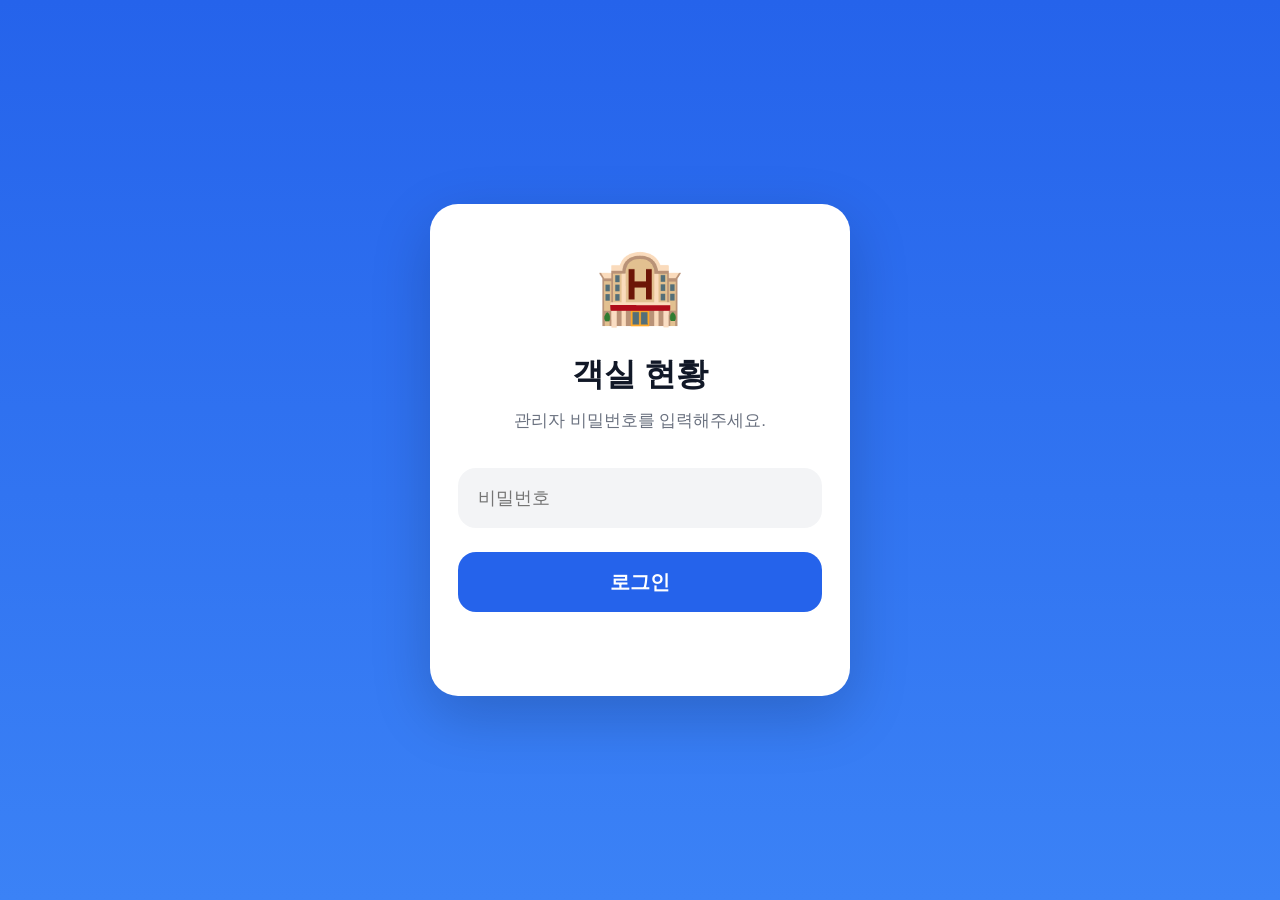
<file: index.html>
<!DOCTYPE html>
<html lang="ko">

<head>

    <meta charset="UTF-8">

    <meta
        name="viewport"
        content="width=device-width, initial-scale=1.0">

    <title>객실 현황</title>

    <link rel="stylesheet" href="css/style.css">

</head>

<body>

<div class="container">

    <div class="login-card">

        <div class="logo">
            🏨
        </div>

        <h1>객실 현황</h1>

        <p>
            관리자 비밀번호를 입력해주세요.
        </p>

        <input
            id="password"
            type="password"
            placeholder="비밀번호">

        <button id="loginButton">

            로그인

        </button>

        <div id="error"></div>

    </div>

</div>

<script src="js/config.js"></script>
<script src="js/login.js"></script>

</body>

</html>
</file>
<file: css/style.css>
*{
    margin:0;
    padding:0;
    box-sizing:border-box;
}

body{

    font-family:
    Pretendard,
    "Noto Sans KR",
    sans-serif;

    background:
    linear-gradient(
        180deg,
        #2563eb,
        #3b82f6);

    min-height:100vh;

}

.container{

    width:100%;

    min-height:100vh;

    display:flex;

    justify-content:center;

    align-items:center;

    padding:24px;

}

.login-card{

    width:100%;

    max-width:420px;

    background:white;

    border-radius:28px;

    padding:40px 28px;

    box-shadow:

    0 20px 60px

    rgba(0,0,0,.18);

}

.logo{

    font-size:72px;

    text-align:center;

    margin-bottom:24px;

}

h1{

    text-align:center;

    font-size:32px;

    color:#111827;

    margin-bottom:12px;

}

p{

    text-align:center;

    color:#6b7280;

    font-size:17px;

    margin-bottom:36px;

}

input{

    width:100%;

    height:60px;

    border:none;

    outline:none;

    border-radius:18px;

    background:#f3f4f6;

    padding:0 20px;

    font-size:18px;

    transition:.25s;

}

input:focus{

    background:white;

    box-shadow:

    0 0 0 4px

    rgba(37,99,235,.2);

}

button{

    width:100%;

    height:60px;

    margin-top:24px;

    border:none;

    border-radius:18px;

    background:#2563eb;

    color:white;

    font-size:20px;

    font-weight:700;

    cursor:pointer;

    transition:.2s;

}

button:active{

    transform:scale(.98);

}

button:hover{

    background:#1d4ed8;

}

#error{

    margin-top:20px;

    text-align:center;

    color:#dc2626;

    font-weight:600;

    min-height:24px;

}

@media(max-width:480px){

    .login-card{

        border-radius:22px;

        padding:32px 24px;

    }

    h1{

        font-size:28px;

    }

    p{

        font-size:16px;

    }

    input{

        height:58px;

        font-size:18px;

    }

    button{

        height:58px;

        font-size:19px;

    }

}
</file>
<file: css/rooms.css>
*{
    margin:0;
    padding:0;
    box-sizing:border-box;
}

body{

    font-family:
        Pretendard,
        "Noto Sans KR",
        sans-serif;

    background:#f4f6fa;

    color:#222;

}

.container{

    max-width:520px;

    margin:auto;

    min-height:100vh;

}

/* ---------------- Header ---------------- */

header{

    background:
        linear-gradient(
            135deg,
            #2563eb,
            #3b82f6);

    color:white;

    padding:24px;

    display:flex;

    justify-content:space-between;

    align-items:center;

    border-radius:0 0 24px 24px;

    box-shadow:
        0 8px 24px
        rgba(0,0,0,.12);

}

header h1{

    font-size:28px;

    margin-bottom:8px;

}

#updateTime{

    font-size:14px;

    opacity:.9;

}

#refreshButton{

    width:52px;

    height:52px;

    border:none;

    border-radius:50%;

    background:rgba(255,255,255,.18);

    color:white;

    font-size:22px;

    cursor:pointer;

    transition:.2s;

}

#refreshButton:hover{

    background:rgba(255,255,255,.28);

}

#refreshButton:active{

    transform:scale(.95);

}

/* ---------------- Summary ---------------- */

.summary{

    display:grid;

    grid-template-columns:repeat(4,1fr);

    gap:10px;

    padding:18px;

}

.summary-card{

    color:white;

    border-radius:16px;

    text-align:center;

    padding:14px 4px;

}

.summary-card .count{

    display:block;

    font-size:22px;

    font-weight:bold;

    margin-bottom:6px;

}

.summary-card span:last-child{

    font-size:12px;

}

/* 두 번째 줄 */

.summary-card:nth-child(n+5){

    margin-top:4px;

}

/* ---------------- Summary Color ---------------- */

.empty-summary{

    background:#9ca3af;

}

.stay-summary{

    background:#f97316;

}

.rental-summary{

    background:#0ea5e9;

}

.longstay-summary{

    background:#9333ea;

}

.out-summary{

    background:#22c55e;

}

.cleaning-summary{

    background:#1d4ed8;

}

.wait-summary{

    background:#facc15;

    color:#333;

}

/* ---------------- Tabs ---------------- */

.tabs{

    display:flex;

    gap:10px;

    padding:0 18px 18px;

}

.tabs button{

    flex:1;

    height:42px;

    border:none;

    border-radius:999px;

    background:white;

    cursor:pointer;

    font-weight:600;

    font-size:15px;

    transition:.2s;

    box-shadow:
        0 3px 8px
        rgba(0,0,0,.05);

}

.tabs button.active{

    background:#2563eb;

    color:white;

}

/* ---------------- Floor ---------------- */

#roomsContainer{

    padding:0 18px 30px;

}

#roomsContainer h2{

    margin:24px 0 12px;

    color:#444;

    font-size:22px;

}

.floor-grid{

    display:grid;

    grid-template-columns:repeat(2,1fr);

    gap:14px;

}

/* ---------------- Room Card ---------------- */

.room-card{

    background:white;

    border-radius:18px;

    padding:18px;

    box-shadow:
        0 4px 12px
        rgba(0,0,0,.08);

    transition:.15s;

}

.room-card:hover{

    transform:translateY(-1px);

}

.room-card:active{

    transform:scale(.97);

}

.room-card h3{

    text-align:center;

    font-size:28px;

    margin-bottom:16px;

}

.status{

    display:block;

    text-align:center;

    padding:8px;

    border-radius:999px;

    font-size:15px;

    font-weight:600;

}

/* ---------------- Left Border ---------------- */

.room-card.empty{

    border-left:8px solid #9ca3af;

}

.room-card.stay{

    border-left:8px solid #f97316;

}

.room-card.rental{

    border-left:8px solid #0ea5e9;

}

.room-card.longstay{

    border-left:8px solid #9333ea;

}

.room-card.out{

    border-left:8px solid #22c55e;

}

.room-card.cleaning{

    border-left:8px solid #2563eb;

}

.room-card.waitcleaning{

    border-left:8px solid #facc15;

}

/* ---------------- Badge ---------------- */

.status.empty{

    background:#f3f4f6;

    color:#6b7280;

}

.status.stay{

    background:#fff7ed;

    color:#ea580c;

}

.status.rental{

    background:#eff6ff;

    color:#0369a1;

}

.status.longstay{

    background:#faf5ff;

    color:#7e22ce;

}

.status.out{

    background:#f0fdf4;

    color:#15803d;

}

.status.cleaning{

    background:#dbeafe;

    color:#1d4ed8;

}

.status.waitcleaning{

    background:#fefce8;

    color:#ca8a04;

}

/* ---------------- Mobile ---------------- */

@media(max-width:520px){

    .summary{

        grid-template-columns:repeat(4,1fr);

    }

}

@media(max-width:420px){

    header{

        padding:20px;

    }

    header h1{

        font-size:24px;

    }

    .summary{

        grid-template-columns:repeat(3,1fr);

    }

    .summary-card .count{

        font-size:20px;

    }

}

@media(max-width:360px){

    .floor-grid{

        grid-template-columns:1fr;

    }

}
</file>
